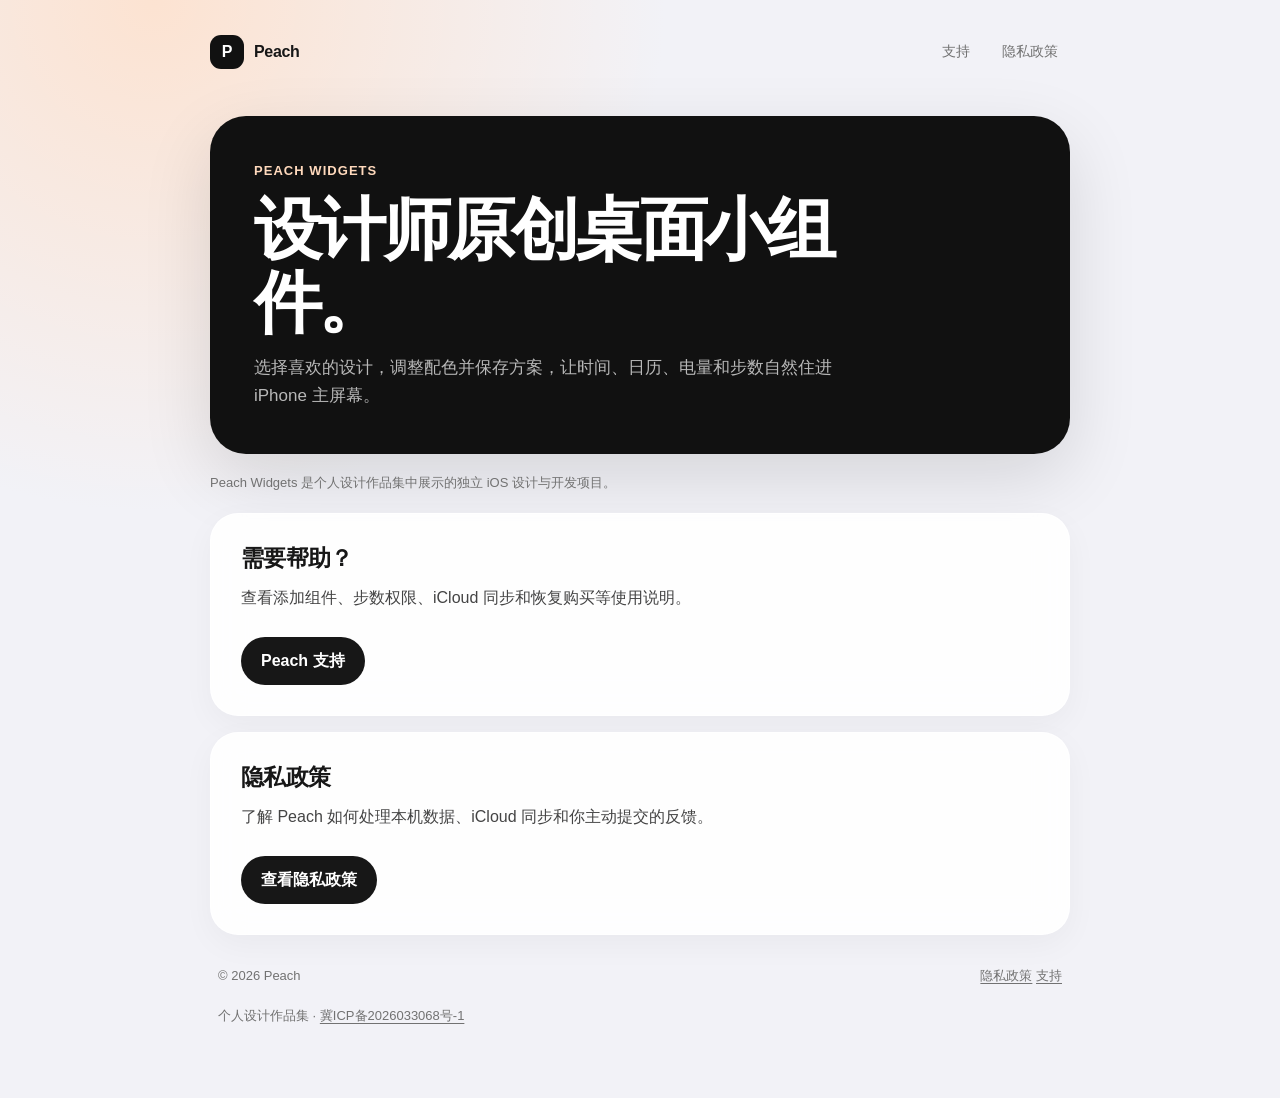
<file: index.html>
<!doctype html>
<html lang="zh-CN">
  <head>
    <meta charset="utf-8" />
    <meta name="viewport" content="width=device-width, initial-scale=1" />
    <meta name="description" content="Peach Widgets 是个人设计作品集中的 iOS 小组件设计与开发项目，展示组件设计、产品体验及相关项目信息。" />
    <link rel="canonical" href="https://peachwidgets.site/" />
    <meta name="theme-color" content="#f2f2f7" />
    <link
      rel="icon"
      href="data:image/svg+xml,%3Csvg xmlns='http://www.w3.org/2000/svg' viewBox='0 0 32 32'%3E%3Crect width='32' height='32' rx='9' fill='%23111'/%3E%3Ctext x='16' y='22' font-family='-apple-system,sans-serif' font-size='18' font-weight='700' text-anchor='middle' fill='white'%3EP%3C/text%3E%3C/svg%3E"
    />
    <meta property="og:type" content="website" />
    <meta property="og:url" content="https://peachwidgets.site/" />
    <meta property="og:title" content="设计作品集｜Peach Widgets" />
    <meta property="og:description" content="Peach Widgets 是个人设计作品集中的 iOS 小组件设计与开发项目，展示组件设计、产品体验及相关项目信息。" />
    <title>设计作品集｜Peach Widgets</title>
    <link rel="stylesheet" href="styles.css" />
  </head>
  <body>
    <main class="shell">
      <nav class="nav" aria-label="Peach 页面导航">
        <a class="brand" href="./" aria-current="page">
          <span class="brand-mark" aria-hidden="true">P</span>
          <span>Peach</span>
        </a>
        <div class="nav-links">
          <a href="support/">支持</a>
          <a href="privacy/">隐私政策</a>
        </div>
      </nav>

      <header class="hero">
        <p class="eyebrow">Peach Widgets</p>
        <h1>设计师原创桌面小组件。</h1>
        <p class="hero-copy">
          选择喜欢的设计，调整配色并保存方案，让时间、日历、电量和步数自然住进 iPhone 主屏幕。
        </p>
      </header>

      <p class="site-note">
        Peach Widgets 是个人设计作品集中展示的独立 iOS 设计与开发项目。
      </p>

      <section class="content">
        <article class="card">
          <h2>需要帮助？</h2>
          <p>查看添加组件、步数权限、iCloud 同步和恢复购买等使用说明。</p>
          <a class="button" href="support/">Peach 支持</a>
        </article>
        <article class="card">
          <h2>隐私政策</h2>
          <p>了解 Peach 如何处理本机数据、iCloud 同步和你主动提交的反馈。</p>
          <a class="button" href="privacy/">查看隐私政策</a>
        </article>
      </section>

      <footer class="footer">
        <span>© 2026 Peach</span>
        <span>
          <a href="privacy/">隐私政策</a>
          <a href="support/">支持</a>
        </span>
        <span class="icp">
          个人设计作品集 ·
          <a
            href="https://beian.miit.gov.cn/"
            target="_blank"
            rel="noopener noreferrer"
          >冀ICP备2026033068号-1</a>
        </span>
      </footer>
    </main>
  </body>
</html>
</file>
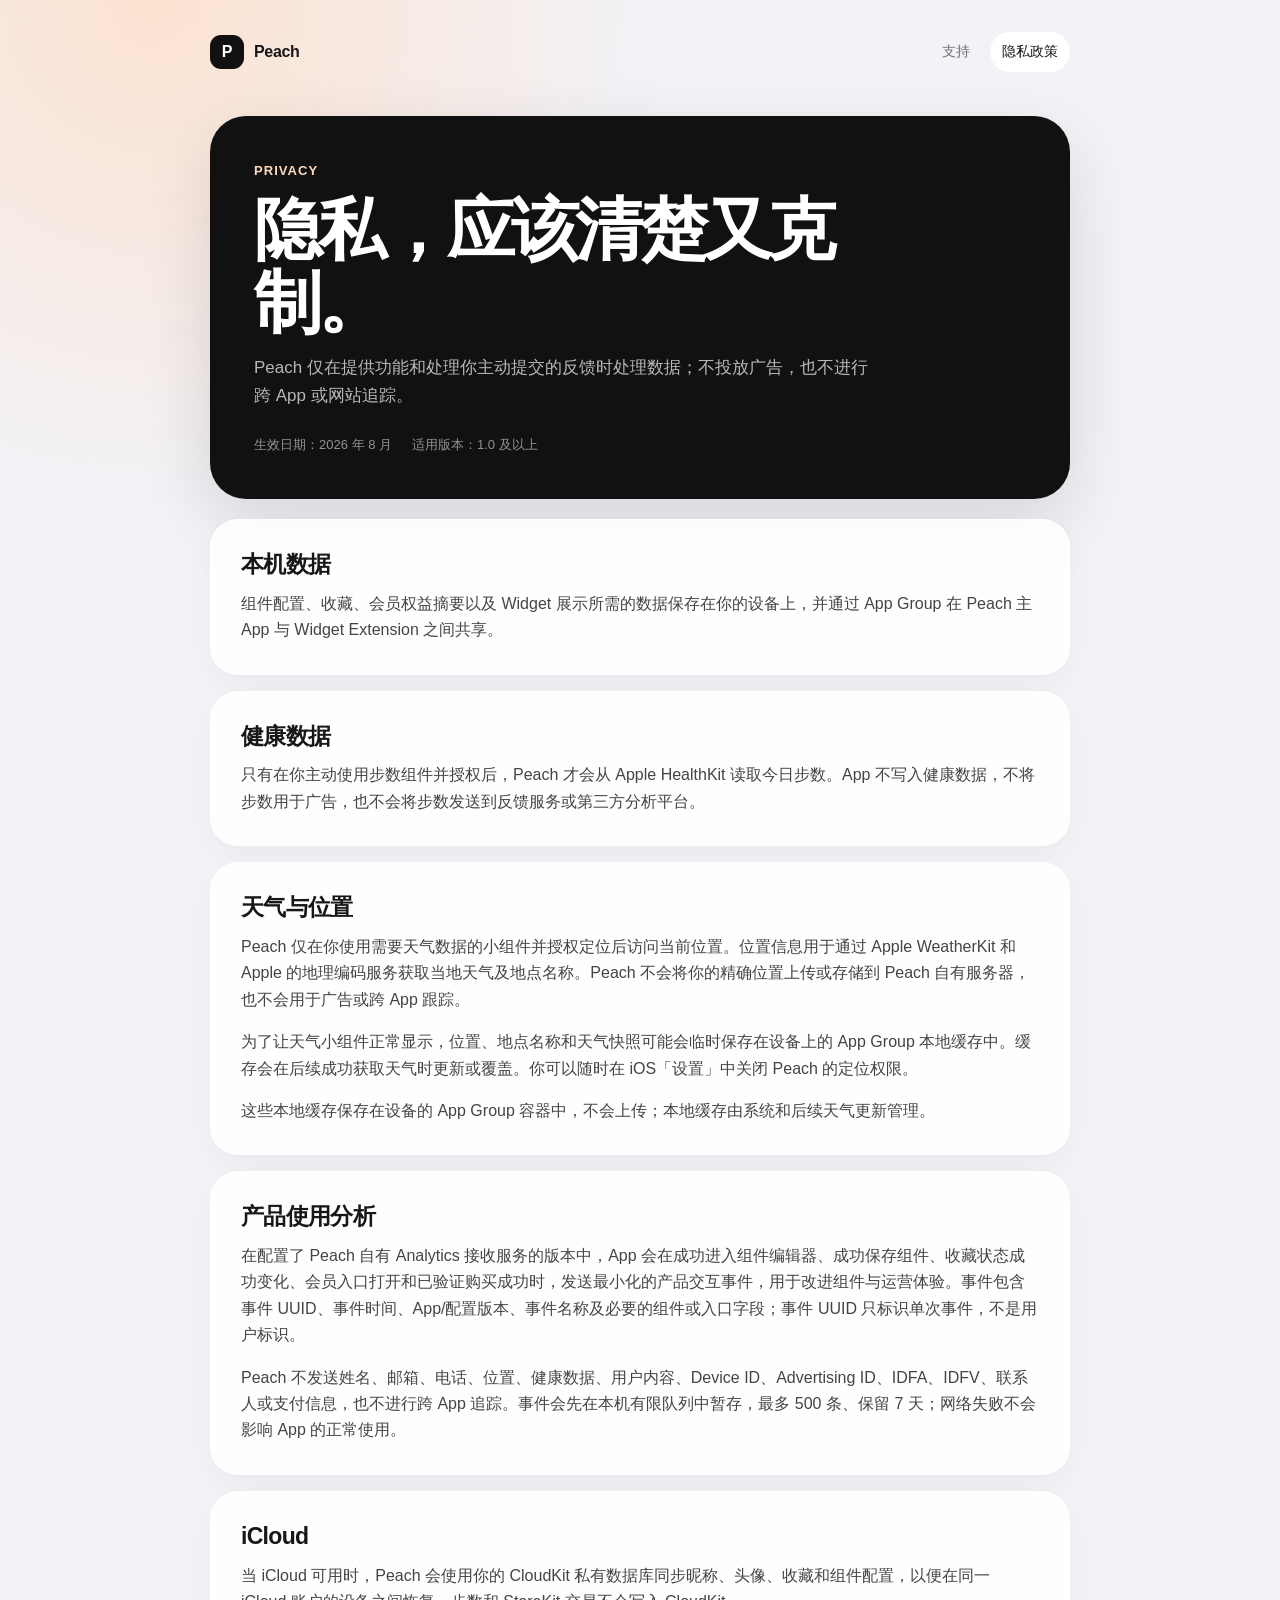
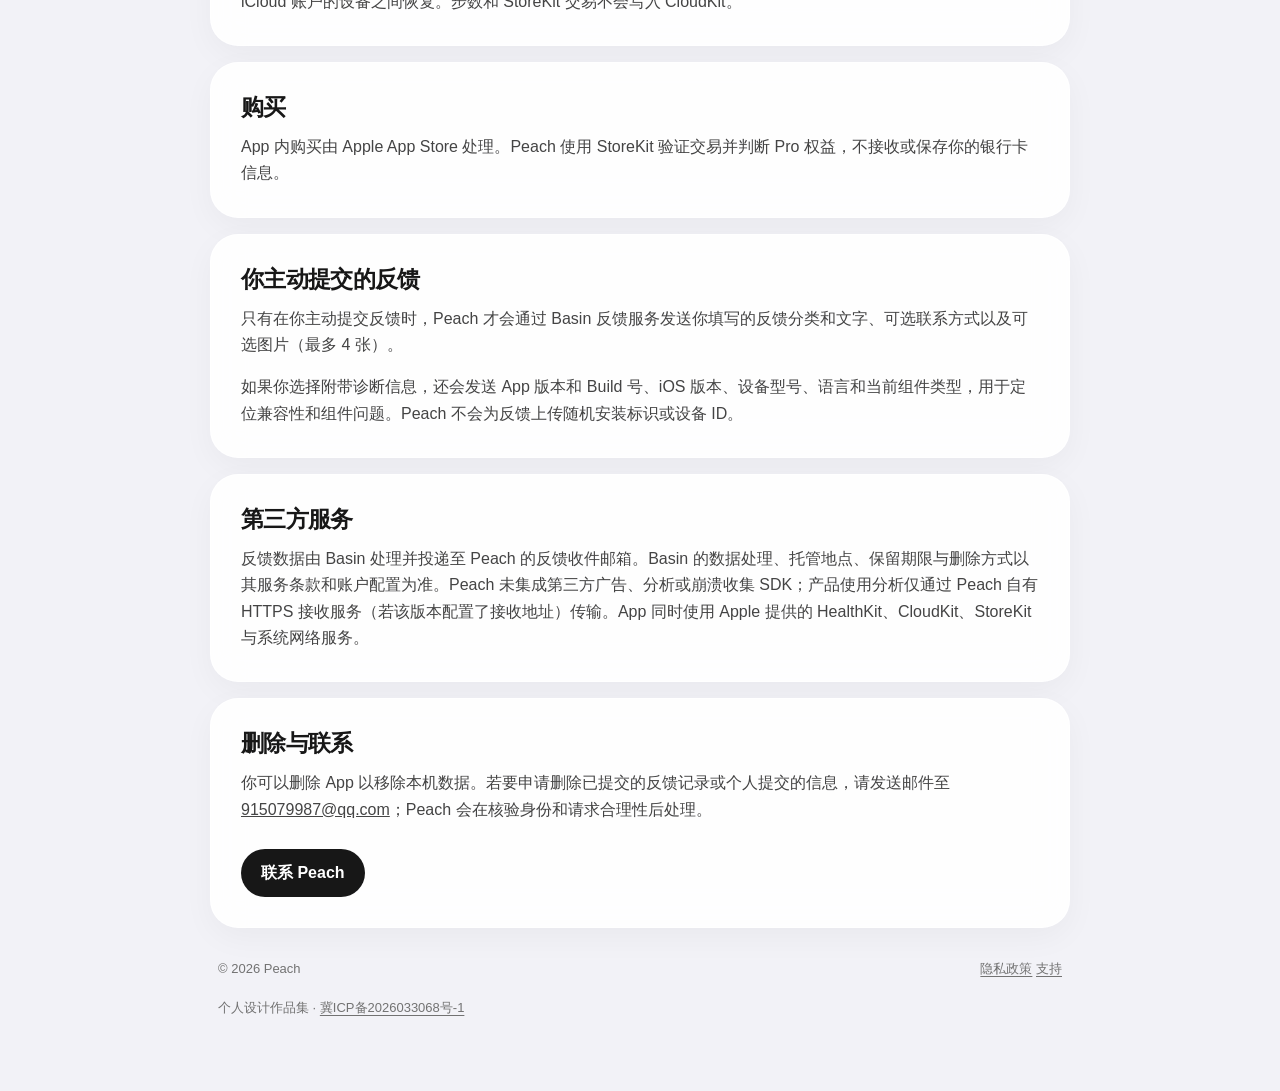
<file: privacy/index.html>
<!doctype html>
<html lang="zh-CN">
  <head>
    <meta charset="utf-8" />
    <meta name="viewport" content="width=device-width, initial-scale=1" />
    <meta name="description" content="Peach Widgets App 隐私政策" />
    <link rel="canonical" href="https://peachwidgets.site/privacy/" />
    <meta name="theme-color" content="#f2f2f7" />
    <link
      rel="icon"
      href="data:image/svg+xml,%3Csvg xmlns='http://www.w3.org/2000/svg' viewBox='0 0 32 32'%3E%3Crect width='32' height='32' rx='9' fill='%23111'/%3E%3Ctext x='16' y='22' font-family='-apple-system,sans-serif' font-size='18' font-weight='700' text-anchor='middle' fill='white'%3EP%3C/text%3E%3C/svg%3E"
    />
    <meta property="og:type" content="website" />
    <meta property="og:url" content="https://peachwidgets.site/privacy/" />
    <meta property="og:title" content="隐私政策｜设计作品集｜Peach Widgets" />
    <meta property="og:description" content="Peach Widgets App 隐私政策" />
    <title>隐私政策｜设计作品集｜Peach Widgets</title>
    <link rel="stylesheet" href="../styles.css" />
  </head>
  <body>
    <main class="shell">
      <nav class="nav" aria-label="Peach 页面导航">
        <a class="brand" href="../">
          <span class="brand-mark" aria-hidden="true">P</span>
          <span>Peach</span>
        </a>
        <div class="nav-links">
          <a href="../support/">支持</a>
          <a href="./" aria-current="page">隐私政策</a>
        </div>
      </nav>

      <header class="hero">
        <p class="eyebrow">Privacy</p>
        <h1>隐私，应该清楚又克制。</h1>
        <p class="hero-copy">
          Peach 仅在提供功能和处理你主动提交的反馈时处理数据；不投放广告，也不进行跨 App 或网站追踪。
        </p>
        <div class="meta">
          <span>生效日期：2026 年 8 月</span>
          <span>适用版本：1.0 及以上</span>
        </div>
      </header>

      <section class="content">
        <article class="card">
          <h2>本机数据</h2>
          <p>
            组件配置、收藏、会员权益摘要以及 Widget 展示所需的数据保存在你的设备上，并通过 App Group 在 Peach 主 App 与 Widget Extension 之间共享。
          </p>
        </article>

        <article class="card">
          <h2>健康数据</h2>
          <p>
            只有在你主动使用步数组件并授权后，Peach 才会从 Apple HealthKit 读取今日步数。App 不写入健康数据，不将步数用于广告，也不会将步数发送到反馈服务或第三方分析平台。
          </p>
        </article>

        <article class="card">
          <h2>天气与位置</h2>
          <p>
            Peach 仅在你使用需要天气数据的小组件并授权定位后访问当前位置。位置信息用于通过 Apple WeatherKit 和 Apple 的地理编码服务获取当地天气及地点名称。Peach 不会将你的精确位置上传或存储到 Peach 自有服务器，也不会用于广告或跨 App 跟踪。
          </p>
          <p>
            为了让天气小组件正常显示，位置、地点名称和天气快照可能会临时保存在设备上的 App Group 本地缓存中。缓存会在后续成功获取天气时更新或覆盖。你可以随时在 iOS「设置」中关闭 Peach 的定位权限。
          </p>
          <p>
            这些本地缓存保存在设备的 App Group 容器中，不会上传；本地缓存由系统和后续天气更新管理。
          </p>
        </article>

        <article class="card">
          <h2>产品使用分析</h2>
          <p>
            在配置了 Peach 自有 Analytics 接收服务的版本中，App 会在成功进入组件编辑器、成功保存组件、收藏状态成功变化、会员入口打开和已验证购买成功时，发送最小化的产品交互事件，用于改进组件与运营体验。事件包含事件 UUID、事件时间、App/配置版本、事件名称及必要的组件或入口字段；事件 UUID 只标识单次事件，不是用户标识。
          </p>
          <p>
            Peach 不发送姓名、邮箱、电话、位置、健康数据、用户内容、Device ID、Advertising ID、IDFA、IDFV、联系人或支付信息，也不进行跨 App 追踪。事件会先在本机有限队列中暂存，最多 500 条、保留 7 天；网络失败不会影响 App 的正常使用。
          </p>
        </article>

        <article class="card">
          <h2>iCloud</h2>
          <p>
            当 iCloud 可用时，Peach 会使用你的 CloudKit 私有数据库同步昵称、头像、收藏和组件配置，以便在同一 iCloud 账户的设备之间恢复。步数和 StoreKit 交易不会写入 CloudKit。
          </p>
        </article>

        <article class="card">
          <h2>购买</h2>
          <p>
            App 内购买由 Apple App Store 处理。Peach 使用 StoreKit 验证交易并判断 Pro 权益，不接收或保存你的银行卡信息。
          </p>
        </article>

        <article class="card">
          <h2>你主动提交的反馈</h2>
          <p>
            只有在你主动提交反馈时，Peach 才会通过 Basin 反馈服务发送你填写的反馈分类和文字、可选联系方式以及可选图片（最多 4 张）。
          </p>
          <p>
            如果你选择附带诊断信息，还会发送 App 版本和 Build 号、iOS 版本、设备型号、语言和当前组件类型，用于定位兼容性和组件问题。Peach 不会为反馈上传随机安装标识或设备 ID。
          </p>
        </article>

        <article class="card">
          <h2>第三方服务</h2>
          <p>
            反馈数据由 Basin 处理并投递至 Peach 的反馈收件邮箱。Basin 的数据处理、托管地点、保留期限与删除方式以其服务条款和账户配置为准。Peach 未集成第三方广告、分析或崩溃收集 SDK；产品使用分析仅通过 Peach 自有 HTTPS 接收服务（若该版本配置了接收地址）传输。App 同时使用 Apple 提供的 HealthKit、CloudKit、StoreKit 与系统网络服务。
          </p>
        </article>

        <article class="card">
          <h2>删除与联系</h2>
          <p>
            你可以删除 App 以移除本机数据。若要申请删除已提交的反馈记录或个人提交的信息，请发送邮件至 <a href="mailto:915079987@qq.com">915079987@qq.com</a>；Peach 会在核验身份和请求合理性后处理。
          </p>
          <a class="button" href="mailto:915079987@qq.com">联系 Peach</a>
        </article>
      </section>

      <footer class="footer">
        <span>© 2026 Peach</span>
        <span>
          <a href="../privacy/">隐私政策</a>
          <a href="../support/">支持</a>
        </span>
        <span class="icp">
          个人设计作品集 ·
          <a
            href="https://beian.miit.gov.cn/"
            target="_blank"
            rel="noopener noreferrer"
          >冀ICP备2026033068号-1</a>
        </span>
      </footer>
    </main>
  </body>
</html>
</file>
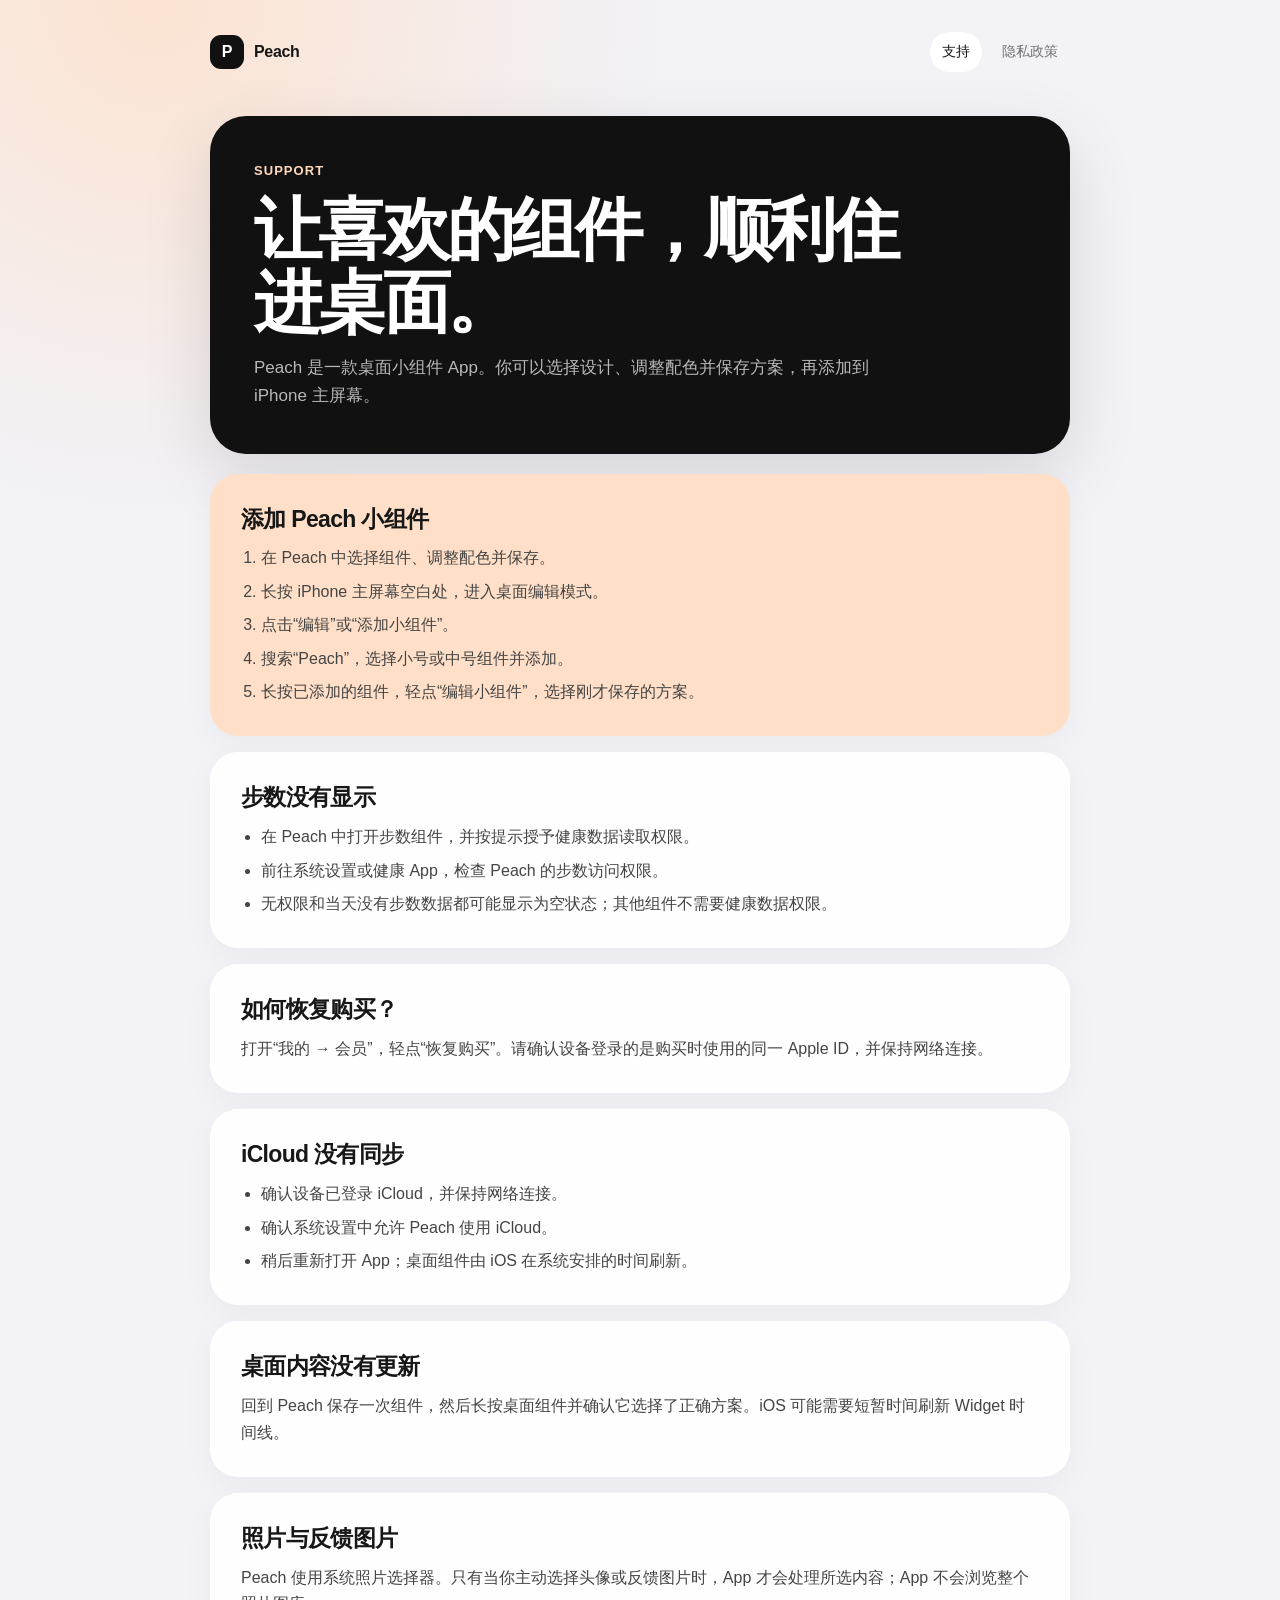
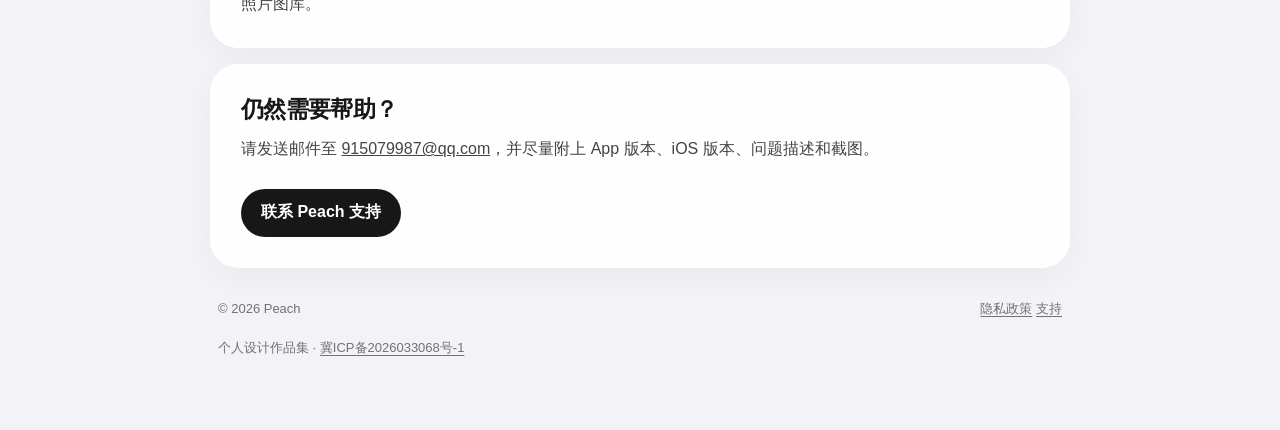
<file: support/index.html>
<!doctype html>
<html lang="zh-CN">
  <head>
    <meta charset="utf-8" />
    <meta name="viewport" content="width=device-width, initial-scale=1" />
    <meta name="description" content="Peach Widgets App 技术支持与使用帮助" />
    <link rel="canonical" href="https://peachwidgets.site/support/" />
    <meta name="theme-color" content="#f2f2f7" />
    <link
      rel="icon"
      href="data:image/svg+xml,%3Csvg xmlns='http://www.w3.org/2000/svg' viewBox='0 0 32 32'%3E%3Crect width='32' height='32' rx='9' fill='%23111'/%3E%3Ctext x='16' y='22' font-family='-apple-system,sans-serif' font-size='18' font-weight='700' text-anchor='middle' fill='white'%3EP%3C/text%3E%3C/svg%3E"
    />
    <meta property="og:type" content="website" />
    <meta property="og:url" content="https://peachwidgets.site/support/" />
    <meta property="og:title" content="支持｜设计作品集｜Peach Widgets" />
    <meta property="og:description" content="Peach Widgets App 技术支持与使用帮助" />
    <title>支持｜设计作品集｜Peach Widgets</title>
    <link rel="stylesheet" href="../styles.css" />
  </head>
  <body>
    <main class="shell">
      <nav class="nav" aria-label="Peach 页面导航">
        <a class="brand" href="../">
          <span class="brand-mark" aria-hidden="true">P</span>
          <span>Peach</span>
        </a>
        <div class="nav-links">
          <a href="./" aria-current="page">支持</a>
          <a href="../privacy/">隐私政策</a>
        </div>
      </nav>

      <header class="hero">
        <p class="eyebrow">Support</p>
        <h1>让喜欢的组件，顺利住进桌面。</h1>
        <p class="hero-copy">
          Peach 是一款桌面小组件 App。你可以选择设计、调整配色并保存方案，再添加到 iPhone 主屏幕。
        </p>
      </header>

      <section class="content">
        <article class="card callout">
          <h2>添加 Peach 小组件</h2>
          <ol>
            <li>在 Peach 中选择组件、调整配色并保存。</li>
            <li>长按 iPhone 主屏幕空白处，进入桌面编辑模式。</li>
            <li>点击“编辑”或“添加小组件”。</li>
            <li>搜索“Peach”，选择小号或中号组件并添加。</li>
            <li>长按已添加的组件，轻点“编辑小组件”，选择刚才保存的方案。</li>
          </ol>
        </article>

        <article class="card">
          <h2>步数没有显示</h2>
          <ul>
            <li>在 Peach 中打开步数组件，并按提示授予健康数据读取权限。</li>
            <li>前往系统设置或健康 App，检查 Peach 的步数访问权限。</li>
            <li>无权限和当天没有步数数据都可能显示为空状态；其他组件不需要健康数据权限。</li>
          </ul>
        </article>

        <article class="card">
          <h2>如何恢复购买？</h2>
          <p>
            打开“我的 → 会员”，轻点“恢复购买”。请确认设备登录的是购买时使用的同一 Apple ID，并保持网络连接。
          </p>
        </article>

        <article class="card">
          <h2>iCloud 没有同步</h2>
          <ul>
            <li>确认设备已登录 iCloud，并保持网络连接。</li>
            <li>确认系统设置中允许 Peach 使用 iCloud。</li>
            <li>稍后重新打开 App；桌面组件由 iOS 在系统安排的时间刷新。</li>
          </ul>
        </article>

        <article class="card">
          <h2>桌面内容没有更新</h2>
          <p>
            回到 Peach 保存一次组件，然后长按桌面组件并确认它选择了正确方案。iOS 可能需要短暂时间刷新 Widget 时间线。
          </p>
        </article>

        <article class="card">
          <h2>照片与反馈图片</h2>
          <p>
            Peach 使用系统照片选择器。只有当你主动选择头像或反馈图片时，App 才会处理所选内容；App 不会浏览整个照片图库。
          </p>
        </article>

        <article class="card">
          <h2>仍然需要帮助？</h2>
          <p>
            请发送邮件至 <a href="mailto:915079987@qq.com">915079987@qq.com</a>，并尽量附上 App 版本、iOS 版本、问题描述和截图。
          </p>
          <a class="button" href="mailto:915079987@qq.com">联系 Peach 支持</a>
        </article>
      </section>

      <footer class="footer">
        <span>© 2026 Peach</span>
        <span>
          <a href="../privacy/">隐私政策</a>
          <a href="../support/">支持</a>
        </span>
        <span class="icp">
          个人设计作品集 ·
          <a
            href="https://beian.miit.gov.cn/"
            target="_blank"
            rel="noopener noreferrer"
          >冀ICP备2026033068号-1</a>
        </span>
      </footer>
    </main>
  </body>
</html>
</file>
<file: styles.css>
:root {
  color-scheme: light;
  --paper: #f2f2f7;
  --card: #ffffff;
  --ink: #171717;
  --muted: #727272;
  --line: rgba(0, 0, 0, 0.09);
  --blue: #0878f9;
  --peach: #ffdfc8;
  --radius: 28px;
}
* {
  box-sizing: border-box;
}

html {
  scroll-behavior: smooth;
}

body {
  margin: 0;
  background:
    radial-gradient(circle at 12% 0%, rgba(255, 223, 200, 0.8), transparent 32rem),
    var(--paper);
  color: var(--ink);
  font-family: -apple-system, BlinkMacSystemFont, "SF Pro Display", "PingFang SC",
    "Helvetica Neue", sans-serif;
  line-height: 1.65;
  -webkit-font-smoothing: antialiased;
}

a {
  color: inherit;
}

.shell {
  width: min(860px, calc(100% - 32px));
  margin: 0 auto;
  padding: 24px 0 72px;
}

.nav {
  display: flex;
  align-items: center;
  justify-content: space-between;
  min-height: 56px;
  margin-bottom: 36px;
}

.brand {
  display: inline-flex;
  align-items: center;
  gap: 10px;
  text-decoration: none;
  font-size: 16px;
  font-weight: 700;
  letter-spacing: -0.02em;
}

.brand-mark {
  display: grid;
  width: 34px;
  height: 34px;
  place-items: center;
  border-radius: 11px;
  background: #111;
  color: white;
  font-size: 16px;
}

.nav-links {
  display: flex;
  gap: 8px;
}

.nav-links a {
  padding: 8px 12px;
  border-radius: 999px;
  color: var(--muted);
  text-decoration: none;
  font-size: 14px;
}

.nav-links a[aria-current="page"],
.nav-links a:hover {
  background: var(--card);
  color: var(--ink);
}

.hero {
  padding: 44px;
  overflow: hidden;
  border-radius: 36px;
  background: #111;
  color: white;
  box-shadow: 0 24px 70px rgba(0, 0, 0, 0.12);
}

.eyebrow {
  margin: 0 0 12px;
  color: #ffd9bc;
  font-size: 13px;
  font-weight: 700;
  letter-spacing: 0.08em;
  text-transform: uppercase;
}

h1,
h2,
h3,
p {
  margin-top: 0;
}

h1 {
  max-width: 690px;
  margin-bottom: 16px;
  font-size: clamp(38px, 7vw, 68px);
  line-height: 1.06;
  letter-spacing: -0.055em;
}

.hero-copy {
  max-width: 620px;
  margin-bottom: 0;
  color: rgba(255, 255, 255, 0.7);
  font-size: 17px;
}

.meta {
  display: flex;
  flex-wrap: wrap;
  gap: 10px 20px;
  margin-top: 24px;
  color: rgba(255, 255, 255, 0.54);
  font-size: 13px;
}

.site-note {
  margin: 18px 0 0;
  color: var(--muted);
  font-size: 13px;
}

.content {
  display: grid;
  gap: 16px;
  margin-top: 20px;
}

.card {
  padding: 30px;
  border: 1px solid rgba(255, 255, 255, 0.8);
  border-radius: var(--radius);
  background: rgba(255, 255, 255, 0.88);
  box-shadow: 0 10px 32px rgba(24, 24, 27, 0.04);
  backdrop-filter: blur(16px);
}

.card h2 {
  margin-bottom: 12px;
  font-size: 23px;
  line-height: 1.25;
  letter-spacing: -0.03em;
}

.card h3 {
  margin: 24px 0 8px;
  font-size: 16px;
}

.card p:last-child,
.card ul:last-child,
.card ol:last-child {
  margin-bottom: 0;
}

.card p,
.card li {
  color: #444;
}

.card ul,
.card ol {
  margin: 10px 0 0;
  padding-left: 1.25em;
}

.card li + li {
  margin-top: 7px;
}

.callout {
  border-color: transparent;
  background: var(--peach);
}

.button {
  display: inline-flex;
  min-height: 48px;
  align-items: center;
  justify-content: center;
  margin-top: 10px;
  padding: 0 20px;
  border-radius: 999px;
  background: var(--ink);
  color: white;
  text-decoration: none;
  font-weight: 650;
}

.footer {
  display: flex;
  flex-wrap: wrap;
  justify-content: space-between;
  gap: 12px 24px;
  padding: 30px 8px 0;
  color: var(--muted);
  font-size: 13px;
}

.footer a {
  text-underline-offset: 3px;
}

.footer .icp {
  width: 100%;
  margin-top: 6px;
  color: var(--muted);
}

@media (max-width: 640px) {
  .shell {
    width: min(100% - 24px, 860px);
    padding-top: 12px;
  }

  .nav {
    align-items: flex-start;
    margin-bottom: 20px;
  }

  .nav-links {
    flex-direction: column;
    align-items: flex-end;
  }

  .nav-links a {
    padding: 4px 8px;
  }

  .hero {
    padding: 32px 24px;
    border-radius: 30px;
  }

  .card {
    padding: 24px;
    border-radius: 24px;
  }

  .footer {
    flex-direction: column;
  }
}
</file>
